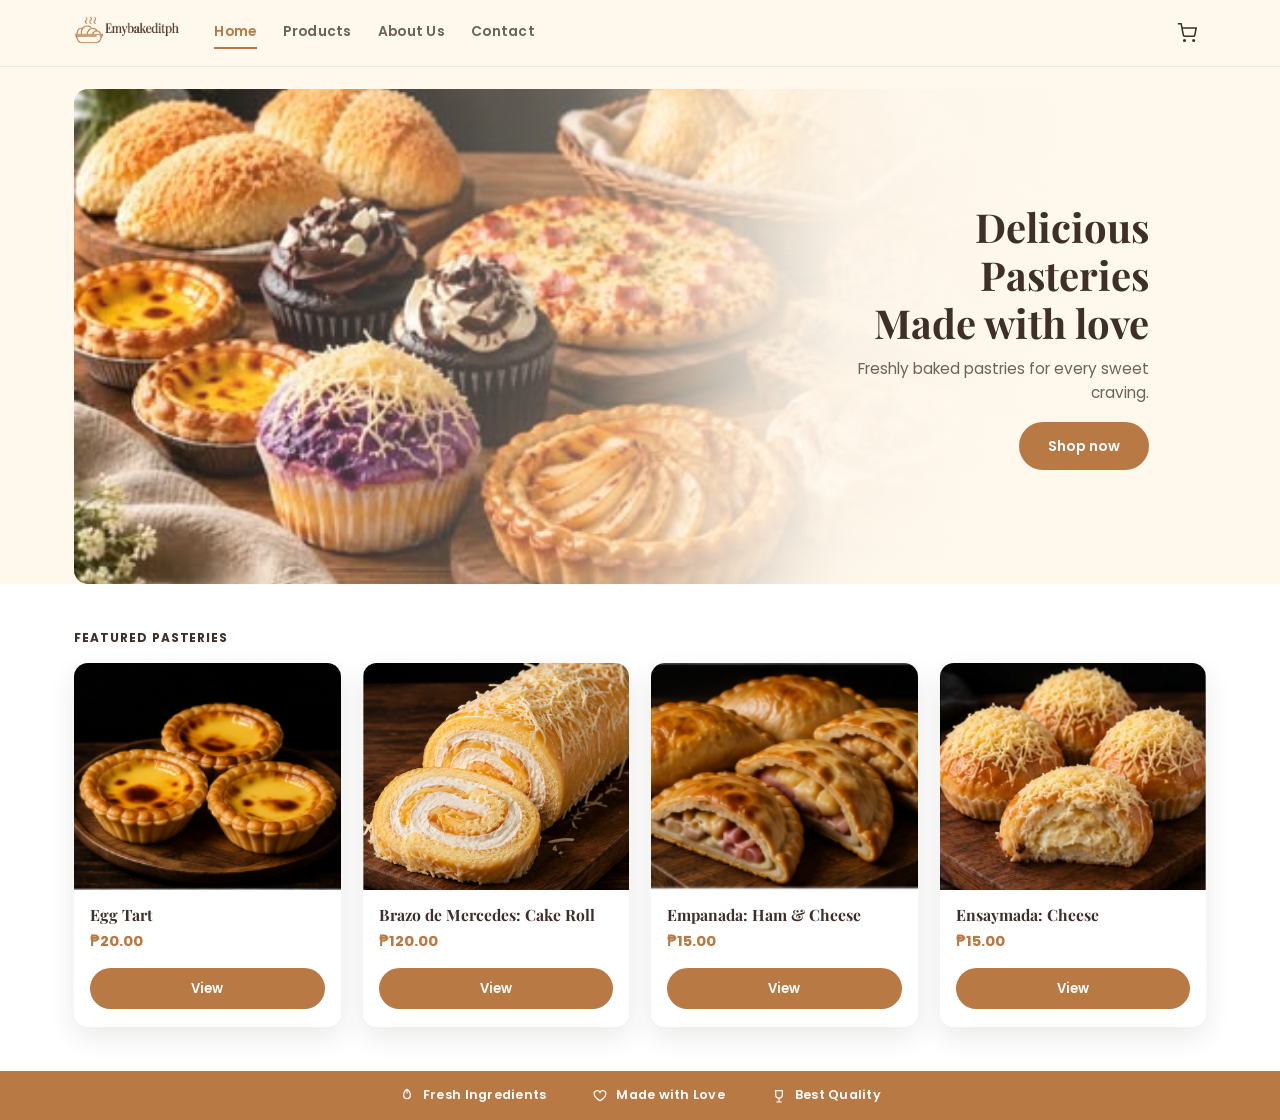
<file: index.html>
<!DOCTYPE html>
<html lang="en">
<head>
<meta charset="UTF-8">
<meta name="viewport" content="width=device-width, initial-scale=1.0">
<title>Emybakeditph — Home</title>
<meta name="description" content="Freshly baked pastries made with love. Order tarts, ensaymada, empanada, cupcakes and more from Delicious Pasteries.">
<link rel="preconnect" href="https://fonts.googleapis.com">
<link href="https://fonts.googleapis.com/css2?family=Playfair+Display:wght@600;700&family=Poppins:wght@400;500;600;700&display=swap" rel="stylesheet">
<link rel="stylesheet" href="css/style.css">
</head>
<body>

<header class="site-header">
  <div class="container">
    <a href="index.html" class="logo"><img src="images/logo.png" alt="Emybakeditph"></a>
    <nav class="nav-links" id="navLinks">
      <a href="index.html" class="active">Home</a>
      <a href="products.html">Products</a>
      <a href="about.html">About Us</a>
      <a href="contact.html">Contact</a>
    </nav>
    <div class="header-actions">
      <a href="cart.html" class="cart-link" aria-label="View cart">
        <svg viewBox="0 0 24 24" fill="none" stroke="currentColor" stroke-width="1.8"><circle cx="9" cy="21" r="1"/><circle cx="20" cy="21" r="1"/><path d="M1 1h4l2.6 13.4a2 2 0 0 0 2 1.6h9.8a2 2 0 0 0 2-1.6L23 6H6"/></svg>
        <span class="cart-badge" data-cart-count>0</span>
      </a>
      <button class="nav-toggle" aria-label="Toggle menu" aria-expanded="false">
        <span></span><span></span><span></span>
      </button>
    </div>
  </div>
</header>

<main>

  <div class="container">
    <div class="hero">
      <img src="images/hero-bg.png" alt="A spread of freshly baked pastries">
      <div class="hero-copy">
        <h1>Delicious Pasteries<br>Made with love</h1>
        <p>Freshly baked pastries for every sweet craving.</p>
        <a href="products.html" class="btn btn-primary">Shop now</a>
      </div>
    </div>
  </div>

  <section class="section featured">
    <div class="container">
      <p class="section-label">Featured Pasteries</p>
      <div class="product-grid" id="featuredGrid"></div>
    </div>
  </section>

</main>

<footer class="value-strip">
  <div class="container">
    <span class="value-item">
      <svg viewBox="0 0 24 24" fill="none" stroke="currentColor" stroke-width="1.8"><path d="M12 2v6M12 2c-3 2-5 5-5 9a5 5 0 0 0 10 0c0-4-2-7-5-9Z"/></svg>
      Fresh Ingredients
    </span>
    <span class="value-item">
      <svg viewBox="0 0 24 24" fill="none" stroke="currentColor" stroke-width="1.8"><path d="M20.8 8.6c0 5.4-8.8 10.4-8.8 10.4S3.2 14 3.2 8.6a4.6 4.6 0 0 1 8.8-1.9 4.6 4.6 0 0 1 8.8 1.9Z"/></svg>
      Made with Love
    </span>
    <span class="value-item">
      <svg viewBox="0 0 24 24" fill="none" stroke="currentColor" stroke-width="1.8"><path d="M12 15a5 5 0 0 0 5-5V4H7v6a5 5 0 0 0 5 5Z"/><path d="M8 21h8M12 15v6"/></svg>
      Best Quality
    </span>
  </div>
</footer>

<script src="js/products-data.js"></script>
<script src="js/cart.js"></script>
<script src="js/main.js"></script>
<script>
  const featuredIds = ["egg-tart", "brazo-cakeroll", "empanada-hamcheese", "ensaymada-cheese"];
  const grid = document.getElementById("featuredGrid");
  grid.innerHTML = featuredIds
    .map(findProductById)
    .filter(Boolean)
    .map((p) => `
      <article class="product-card">
        <div class="product-card__figure">
          <img src="${p.image}" alt="${p.name}" loading="lazy">
        </div>
        <div class="product-card__body">
          <h3>${p.name}</h3>
          <span class="product-card__price">${formatPeso(p.price)}</span>
          <a href="product-detail.html?id=${p.id}" class="btn btn-primary">View</a>
        </div>
      </article>
    `)
    .join("");
</script>
</body>
</html>
</file>
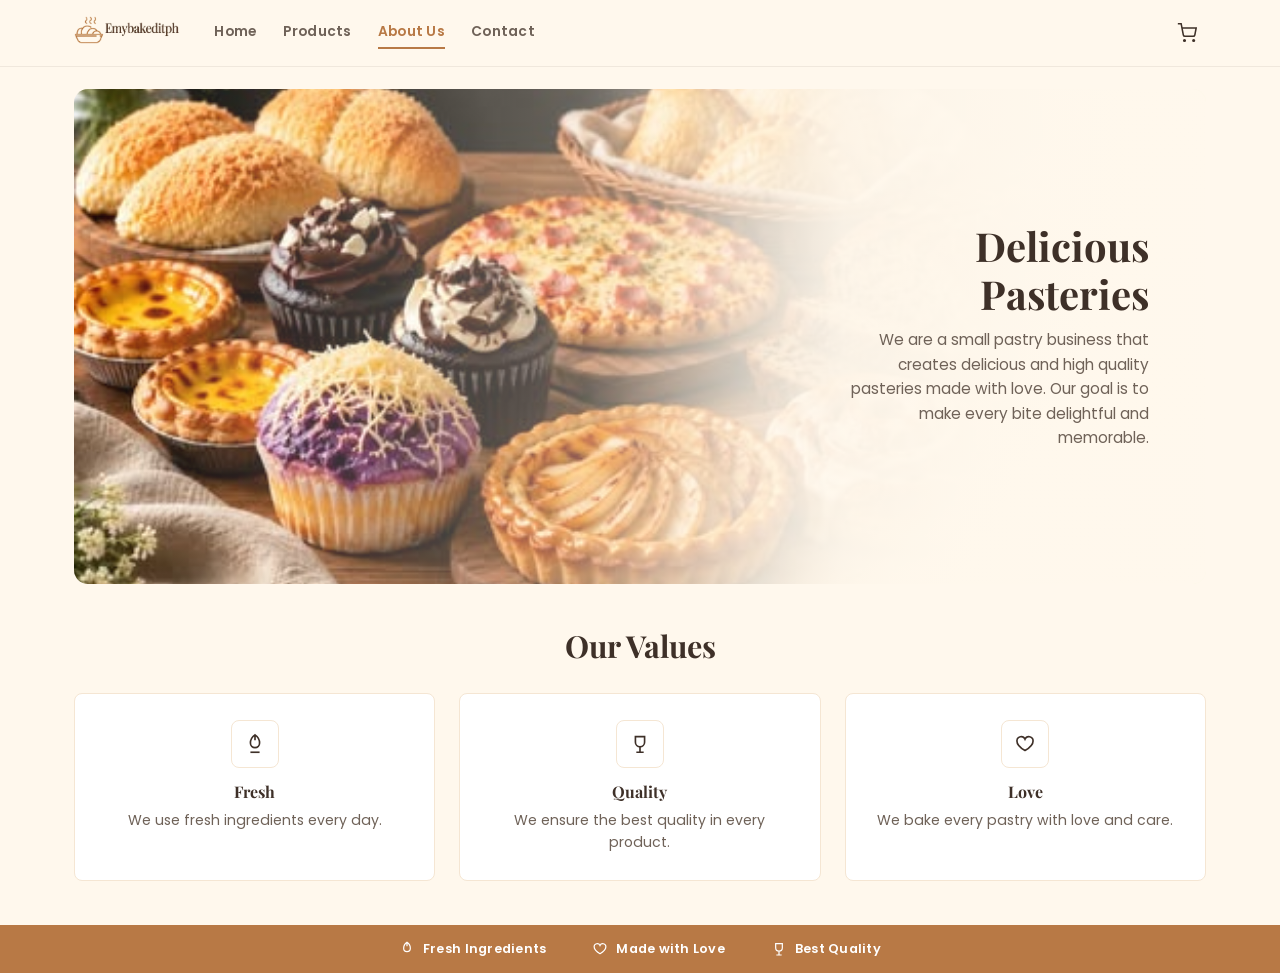
<file: about.html>
<!DOCTYPE html>
<html lang="en">
<head>
<meta charset="UTF-8">
<meta name="viewport" content="width=device-width, initial-scale=1.0">
<title>About Us — Emybakeditph</title>
<link rel="preconnect" href="https://fonts.googleapis.com">
<link href="https://fonts.googleapis.com/css2?family=Playfair+Display:wght@600;700&family=Poppins:wght@400;500;600;700&display=swap" rel="stylesheet">
<link rel="stylesheet" href="css/style.css">
</head>
<body>

<header class="site-header">
  <div class="container">
    <a href="index.html" class="logo"><img src="images/logo.png" alt="Emybakeditph"></a>
    <nav class="nav-links" id="navLinks">
      <a href="index.html">Home</a>
      <a href="products.html">Products</a>
      <a href="about.html" class="active">About Us</a>
      <a href="contact.html">Contact</a>
    </nav>
    <div class="header-actions">
      <a href="cart.html" class="cart-link" aria-label="View cart">
        <svg viewBox="0 0 24 24" fill="none" stroke="currentColor" stroke-width="1.8"><circle cx="9" cy="21" r="1"/><circle cx="20" cy="21" r="1"/><path d="M1 1h4l2.6 13.4a2 2 0 0 0 2 1.6h9.8a2 2 0 0 0 2-1.6L23 6H6"/></svg>
        <span class="cart-badge" data-cart-count>0</span>
      </a>
      <button class="nav-toggle" aria-label="Toggle menu" aria-expanded="false">
        <span></span><span></span><span></span>
      </button>
    </div>
  </div>
</header>

<main>
  <div class="container">
    <div class="hero">
      <img src="images/hero-bg.png" alt="A spread of freshly baked pastries">
      <div class="hero-copy">
        <h1>Delicious Pasteries</h1>
        <p>We are a small pastry business that creates delicious and high quality pasteries made with love. Our goal is to make every bite delightful and memorable.</p>
      </div>
    </div>
  </div>

  <section class="section">
    <div class="container">
      <div class="section-head">
        <h2>Our Values</h2>
      </div>
      <div class="values-grid">
        <div class="value-card">
          <div class="value-icon">
            <svg viewBox="0 0 24 24" fill="none" stroke="currentColor" stroke-width="1.8"><path d="M12 2v6M12 2c-3 2-5 5-5 9a5 5 0 0 0 10 0c0-4-2-7-5-9Z"/><path d="M7 21h10"/></svg>
          </div>
          <h3>Fresh</h3>
          <p>We use fresh ingredients every day.</p>
        </div>
        <div class="value-card">
          <div class="value-icon">
            <svg viewBox="0 0 24 24" fill="none" stroke="currentColor" stroke-width="1.8"><path d="M12 15a5 5 0 0 0 5-5V4H7v6a5 5 0 0 0 5 5Z"/><path d="M8 21h8M12 15v6"/></svg>
          </div>
          <h3>Quality</h3>
          <p>We ensure the best quality in every product.</p>
        </div>
        <div class="value-card">
          <div class="value-icon">
            <svg viewBox="0 0 24 24" fill="none" stroke="currentColor" stroke-width="1.8"><path d="M20.8 8.6c0 5.4-8.8 10.4-8.8 10.4S3.2 14 3.2 8.6a4.6 4.6 0 0 1 8.8-1.9 4.6 4.6 0 0 1 8.8 1.9Z"/></svg>
          </div>
          <h3>Love</h3>
          <p>We bake every pastry with love and care.</p>
        </div>
      </div>
    </div>
  </section>
</main>

<footer class="value-strip">
  <div class="container">
    <span class="value-item">
      <svg viewBox="0 0 24 24" fill="none" stroke="currentColor" stroke-width="1.8"><path d="M12 2v6M12 2c-3 2-5 5-5 9a5 5 0 0 0 10 0c0-4-2-7-5-9Z"/></svg>
      Fresh Ingredients
    </span>
    <span class="value-item">
      <svg viewBox="0 0 24 24" fill="none" stroke="currentColor" stroke-width="1.8"><path d="M20.8 8.6c0 5.4-8.8 10.4-8.8 10.4S3.2 14 3.2 8.6a4.6 4.6 0 0 1 8.8-1.9 4.6 4.6 0 0 1 8.8 1.9Z"/></svg>
      Made with Love
    </span>
    <span class="value-item">
      <svg viewBox="0 0 24 24" fill="none" stroke="currentColor" stroke-width="1.8"><path d="M12 15a5 5 0 0 0 5-5V4H7v6a5 5 0 0 0 5 5Z"/><path d="M8 21h8M12 15v6"/></svg>
      Best Quality
    </span>
  </div>
</footer>

<script src="js/products-data.js"></script>
<script src="js/cart.js"></script>
<script src="js/main.js"></script>
</body>
</html>
</file>
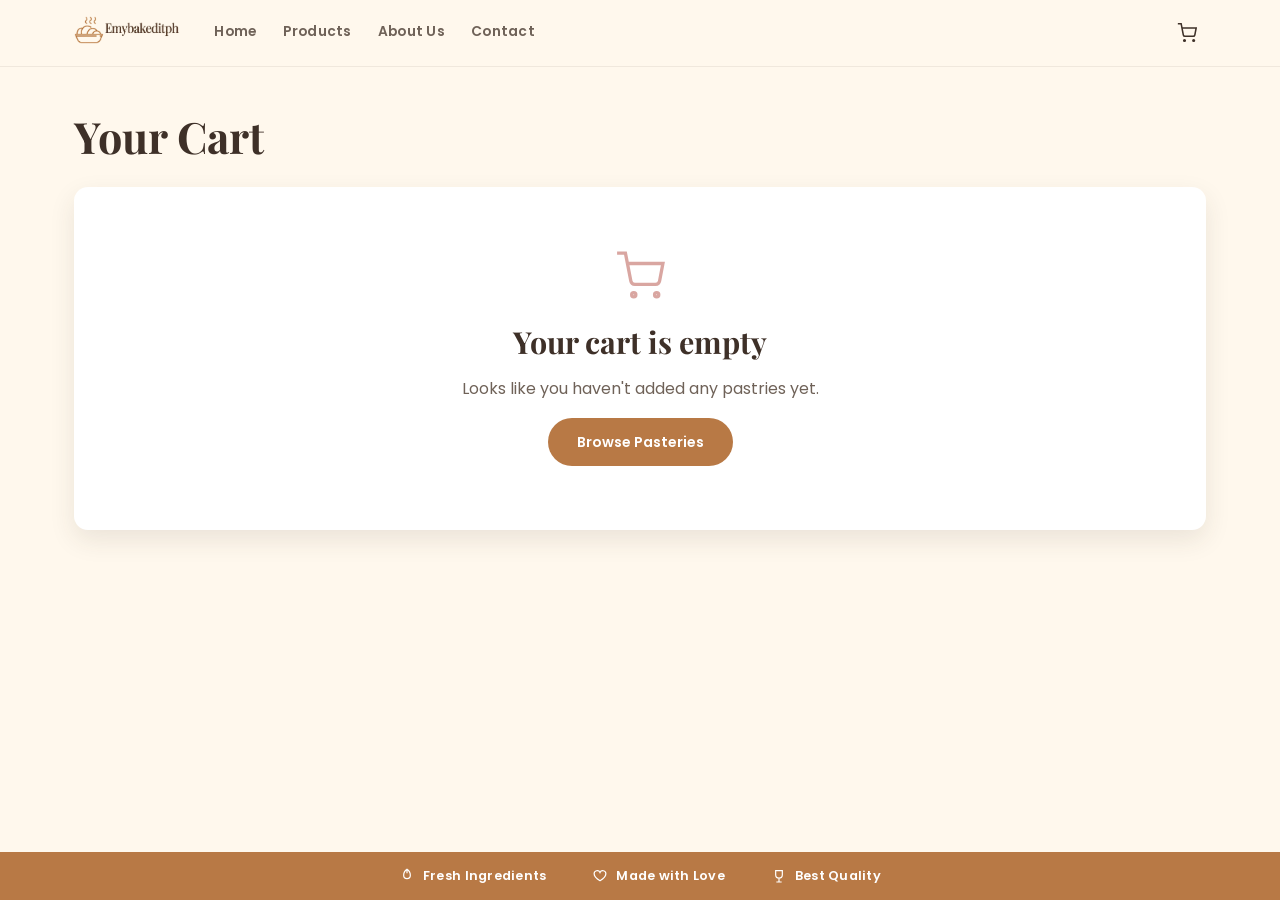
<file: cart.html>
<!DOCTYPE html>
<html lang="en">
<head>
<meta charset="UTF-8">
<meta name="viewport" content="width=device-width, initial-scale=1.0">
<title>Your Cart — Emybakeditph</title>
<link rel="preconnect" href="https://fonts.googleapis.com">
<link href="https://fonts.googleapis.com/css2?family=Playfair+Display:wght@600;700&family=Poppins:wght@400;500;600;700&display=swap" rel="stylesheet">
<link rel="stylesheet" href="css/style.css">
</head>
<body>

<header class="site-header">
  <div class="container">
    <a href="index.html" class="logo"><img src="images/logo.png" alt="Emybakeditph"></a>
    <nav class="nav-links" id="navLinks">
      <a href="index.html">Home</a>
      <a href="products.html">Products</a>
      <a href="about.html">About Us</a>
      <a href="contact.html">Contact</a>
    </nav>
    <div class="header-actions">
      <a href="cart.html" class="cart-link" aria-label="View cart">
        <svg viewBox="0 0 24 24" fill="none" stroke="currentColor" stroke-width="1.8"><circle cx="9" cy="21" r="1"/><circle cx="20" cy="21" r="1"/><path d="M1 1h4l2.6 13.4a2 2 0 0 0 2 1.6h9.8a2 2 0 0 0 2-1.6L23 6H6"/></svg>
        <span class="cart-badge" data-cart-count>0</span>
      </a>
      <button class="nav-toggle" aria-label="Toggle menu" aria-expanded="false">
        <span></span><span></span><span></span>
      </button>
    </div>
  </div>
</header>

<main>
  <section class="section">
    <div class="container">
      <h1 style="margin-bottom:24px;">Your Cart</h1>

      <div id="cartWithItems" hidden>
        <table class="cart-table">
          <thead>
            <tr>
              <th>Product</th>
              <th>Price</th>
              <th>Qty</th>
              <th>Subtotal</th>
              <th></th>
            </tr>
          </thead>
          <tbody id="cartTableBody"></tbody>
        </table>

        <div class="cart-bottom-row">
          <a href="products.html" class="link-arrow">
            <svg viewBox="0 0 24 24" fill="none" stroke="currentColor" stroke-width="2"><path d="m15 18-6-6 6-6"/></svg>
            Continue Shopping
          </a>

          <aside class="summary-box">
            <div class="summary-row"><span>Subtotal</span><span id="sumSubtotal">₱0.00</span></div>
            <div class="summary-row"><span>Shipping Fee</span><span id="sumShipping">₱0.00</span></div>
            <div class="summary-row total"><span>Total</span><span id="sumTotal">₱0.00</span></div>
            <a href="checkout.html" class="btn btn-primary btn-block">Proceed to Checkout</a>
          </aside>
        </div>
      </div>

      <div id="cartEmpty" class="cart-empty" hidden>
        <svg viewBox="0 0 24 24" fill="none" stroke="currentColor" stroke-width="1.6"><circle cx="9" cy="21" r="1"/><circle cx="20" cy="21" r="1"/><path d="M1 1h4l2.6 13.4a2 2 0 0 0 2 1.6h9.8a2 2 0 0 0 2-1.6L23 6H6"/></svg>
        <h2>Your cart is empty</h2>
        <p>Looks like you haven't added any pastries yet.</p>
        <a href="products.html" class="btn btn-primary">Browse Pasteries</a>
      </div>
    </div>
  </section>
</main>

<footer class="value-strip">
  <div class="container">
    <span class="value-item">
      <svg viewBox="0 0 24 24" fill="none" stroke="currentColor" stroke-width="1.8"><path d="M12 2v6M12 2c-3 2-5 5-5 9a5 5 0 0 0 10 0c0-4-2-7-5-9Z"/></svg>
      Fresh Ingredients
    </span>
    <span class="value-item">
      <svg viewBox="0 0 24 24" fill="none" stroke="currentColor" stroke-width="1.8"><path d="M20.8 8.6c0 5.4-8.8 10.4-8.8 10.4S3.2 14 3.2 8.6a4.6 4.6 0 0 1 8.8-1.9 4.6 4.6 0 0 1 8.8 1.9Z"/></svg>
      Made with Love
    </span>
    <span class="value-item">
      <svg viewBox="0 0 24 24" fill="none" stroke="currentColor" stroke-width="1.8"><path d="M12 15a5 5 0 0 0 5-5V4H7v6a5 5 0 0 0 5 5Z"/><path d="M8 21h8M12 15v6"/></svg>
      Best Quality
    </span>
  </div>
</footer>

<script src="js/products-data.js"></script>
<script src="js/cart.js"></script>
<script src="js/main.js"></script>
<script src="js/cart-page.js"></script>
</body>
</html>
</file>
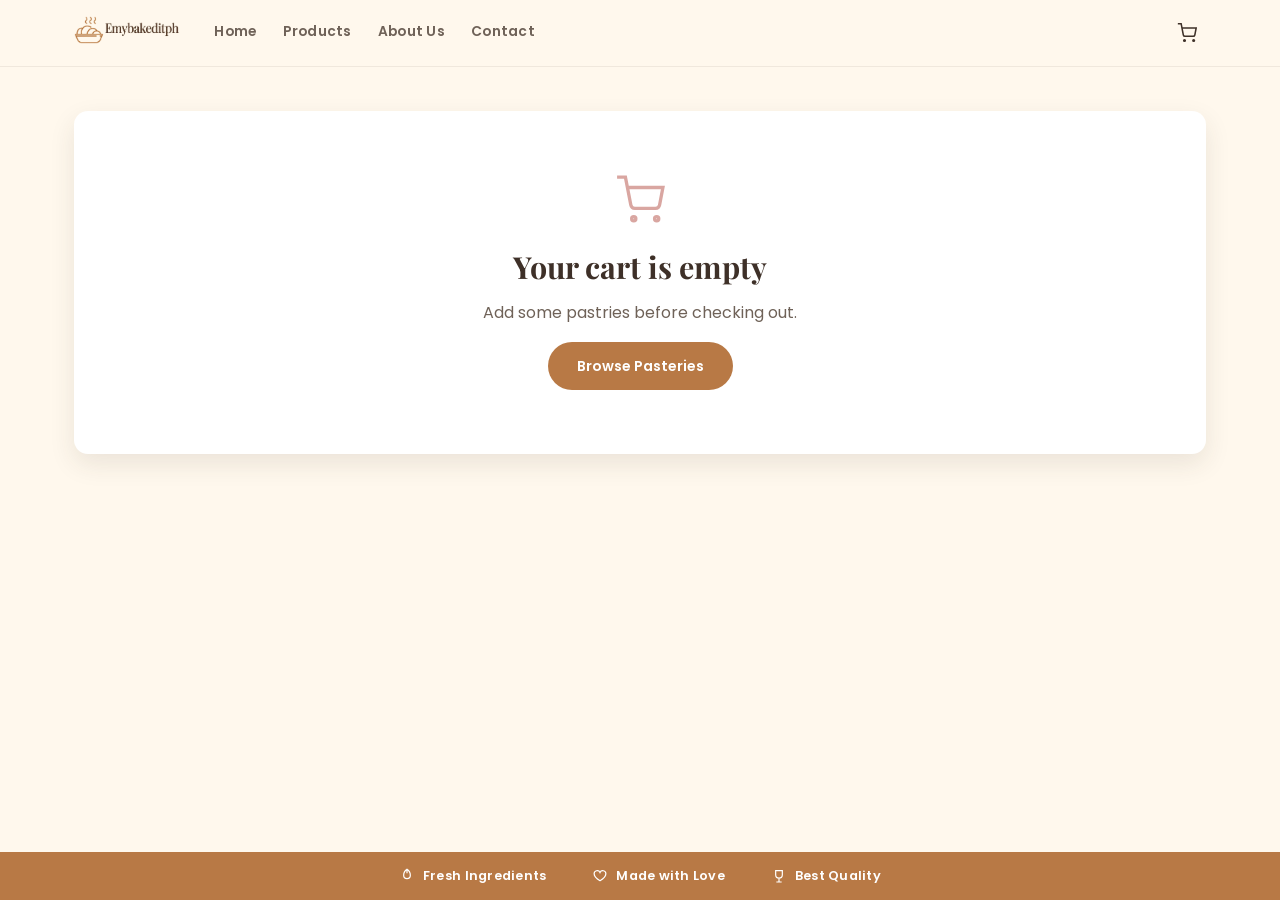
<file: checkout.html>
<!DOCTYPE html>
<html lang="en">
<head>
<meta charset="UTF-8">
<meta name="viewport" content="width=device-width, initial-scale=1.0">
<title>Checkout — Emybakeditph</title>
<link rel="preconnect" href="https://fonts.googleapis.com">
<link href="https://fonts.googleapis.com/css2?family=Playfair+Display:wght@600;700&family=Poppins:wght@400;500;600;700&display=swap" rel="stylesheet">
<link rel="stylesheet" href="css/style.css">
</head>
<body>

<header class="site-header">
  <div class="container">
    <a href="index.html" class="logo"><img src="images/logo.png" alt="Emybakeditph"></a>
    <nav class="nav-links" id="navLinks">
      <a href="index.html">Home</a>
      <a href="products.html">Products</a>
      <a href="about.html">About Us</a>
      <a href="contact.html">Contact</a>
    </nav>
    <div class="header-actions">
      <a href="cart.html" class="cart-link" aria-label="View cart">
        <svg viewBox="0 0 24 24" fill="none" stroke="currentColor" stroke-width="1.8"><circle cx="9" cy="21" r="1"/><circle cx="20" cy="21" r="1"/><path d="M1 1h4l2.6 13.4a2 2 0 0 0 2 1.6h9.8a2 2 0 0 0 2-1.6L23 6H6"/></svg>
        <span class="cart-badge" data-cart-count>0</span>
      </a>
      <button class="nav-toggle" aria-label="Toggle menu" aria-expanded="false">
        <span></span><span></span><span></span>
      </button>
    </div>
  </div>
</header>

<main>
  <section class="section">
    <div class="container">

      <div id="checkoutWithItems" hidden>
        <div class="checkout-summary-card">
          <h3>Order Summary</h3>
          <div class="summary-line-items" id="summaryLineItems"></div>
          <div class="summary-row"><span>Subtotal</span><span id="coSubtotal">₱0.00</span></div>
          <div class="summary-row"><span>Shipping Fee</span><span id="coShipping">₱0.00</span></div>
          <div class="summary-row total"><span>Total</span><span id="coTotal">₱0.00</span></div>
          <form id="checkoutForm">
            <button type="submit" class="btn btn-primary btn-block" id="placeOrderBtn">Place Order</button>
          </form>
        </div>
      </div>

      <div id="orderConfirm" class="order-confirm" hidden>
        <div class="check-icon">
          <svg viewBox="0 0 24 24" fill="none" stroke="currentColor" stroke-width="2"><path d="M20 6 9 17l-5-5"/></svg>
        </div>
        <h2>Thank you for your order!</h2>
        <p>Your order <span class="order-id" id="orderIdDisplay"></span> has been placed. We'll bake it fresh and get it to you soon.</p>
        <a href="products.html" class="btn btn-primary">Continue Shopping</a>
      </div>

      <div id="checkoutEmpty" class="cart-empty" hidden>
        <svg viewBox="0 0 24 24" fill="none" stroke="currentColor" stroke-width="1.6"><circle cx="9" cy="21" r="1"/><circle cx="20" cy="21" r="1"/><path d="M1 1h4l2.6 13.4a2 2 0 0 0 2 1.6h9.8a2 2 0 0 0 2-1.6L23 6H6"/></svg>
        <h2>Your cart is empty</h2>
        <p>Add some pastries before checking out.</p>
        <a href="products.html" class="btn btn-primary">Browse Pasteries</a>
      </div>
    </div>
  </section>
</main>

<footer class="value-strip">
  <div class="container">
    <span class="value-item">
      <svg viewBox="0 0 24 24" fill="none" stroke="currentColor" stroke-width="1.8"><path d="M12 2v6M12 2c-3 2-5 5-5 9a5 5 0 0 0 10 0c0-4-2-7-5-9Z"/></svg>
      Fresh Ingredients
    </span>
    <span class="value-item">
      <svg viewBox="0 0 24 24" fill="none" stroke="currentColor" stroke-width="1.8"><path d="M20.8 8.6c0 5.4-8.8 10.4-8.8 10.4S3.2 14 3.2 8.6a4.6 4.6 0 0 1 8.8-1.9 4.6 4.6 0 0 1 8.8 1.9Z"/></svg>
      Made with Love
    </span>
    <span class="value-item">
      <svg viewBox="0 0 24 24" fill="none" stroke="currentColor" stroke-width="1.8"><path d="M12 15a5 5 0 0 0 5-5V4H7v6a5 5 0 0 0 5 5Z"/><path d="M8 21h8M12 15v6"/></svg>
      Best Quality
    </span>
  </div>
</footer>

<script src="js/products-data.js"></script>
<script src="js/cart.js"></script>
<script src="js/main.js"></script>
<script src="js/checkout.js"></script>
</body>
</html>
</file>
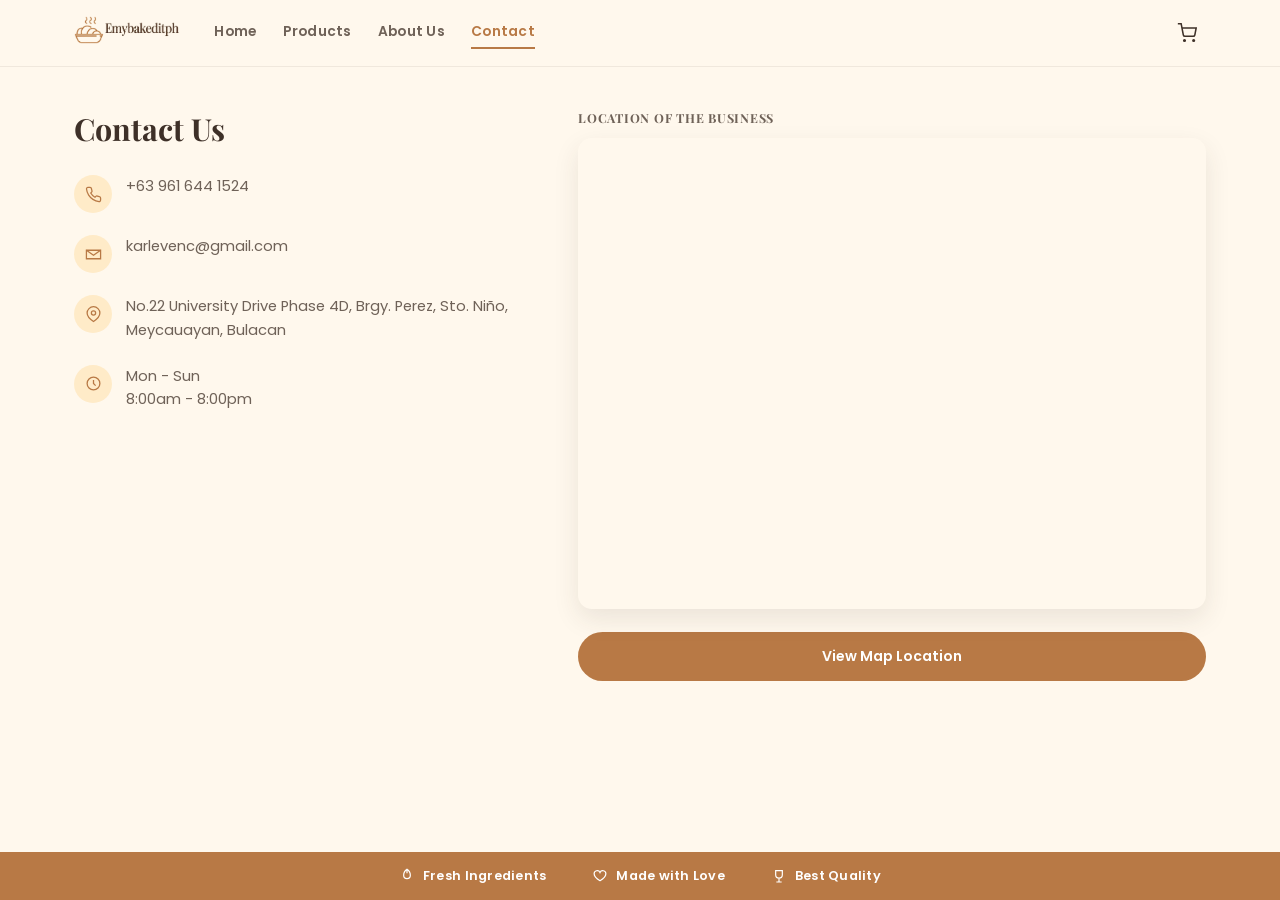
<file: contact.html>
<!DOCTYPE html>
<html lang="en">
<head>
<meta charset="UTF-8">
<meta name="viewport" content="width=device-width, initial-scale=1.0">
<title>Contact Us — Emybakeditph</title>
<link rel="preconnect" href="https://fonts.googleapis.com">
<link href="https://fonts.googleapis.com/css2?family=Playfair+Display:wght@600;700&family=Poppins:wght@400;500;600;700&display=swap" rel="stylesheet">
<link rel="stylesheet" href="css/style.css">
</head>
<body>

<header class="site-header">
  <div class="container">
    <a href="index.html" class="logo"><img src="images/logo.png" alt="Emybakeditph"></a>
    <nav class="nav-links" id="navLinks">
      <a href="index.html">Home</a>
      <a href="products.html">Products</a>
      <a href="about.html">About Us</a>
      <a href="contact.html" class="active">Contact</a>
    </nav>
    <div class="header-actions">
      <a href="cart.html" class="cart-link" aria-label="View cart">
        <svg viewBox="0 0 24 24" fill="none" stroke="currentColor" stroke-width="1.8"><circle cx="9" cy="21" r="1"/><circle cx="20" cy="21" r="1"/><path d="M1 1h4l2.6 13.4a2 2 0 0 0 2 1.6h9.8a2 2 0 0 0 2-1.6L23 6H6"/></svg>
        <span class="cart-badge" data-cart-count>0</span>
      </a>
      <button class="nav-toggle" aria-label="Toggle menu" aria-expanded="false">
        <span></span><span></span><span></span>
      </button>
    </div>
  </div>
</header>

<main>
  <section class="section">
    <div class="container contact-layout">
      <div class="contact-info">
        <h2>Contact Us</h2>
        <div class="contact-info__item">
          <span class="contact-info__icon">
            <svg viewBox="0 0 24 24" fill="none" stroke="currentColor" stroke-width="1.8"><path d="M22 16.92v3a2 2 0 0 1-2.18 2 19.8 19.8 0 0 1-8.63-3.07 19.5 19.5 0 0 1-6-6 19.8 19.8 0 0 1-3.07-8.67A2 2 0 0 1 4.11 2h3a2 2 0 0 1 2 1.72c.13.95.36 1.88.68 2.78a2 2 0 0 1-.45 2.11L8.09 9.91a16 16 0 0 0 6 6l1.27-1.27a2 2 0 0 1 2.11-.45c.9.32 1.83.55 2.78.68A2 2 0 0 1 22 16.92Z"/></svg>
          </span>
          <p>+63 961 644 1524</p>
        </div>
        <div class="contact-info__item">
          <span class="contact-info__icon">
            <svg viewBox="0 0 24 24" fill="none" stroke="currentColor" stroke-width="1.8"><path d="M2 6h20v12H2z"/><path d="m2 6 10 7 10-7"/></svg>
          </span>
          <p>karlevenc@gmail.com</p>
        </div>
        <div class="contact-info__item">
          <span class="contact-info__icon">
            <svg viewBox="0 0 24 24" fill="none" stroke="currentColor" stroke-width="1.8"><path d="M21 10c0 6-9 12-9 12S3 16 3 10a9 9 0 0 1 18 0Z"/><circle cx="12" cy="10" r="3"/></svg>
          </span>
          <p>No.22 University Drive Phase 4D, Brgy. Perez, Sto. Niño, Meycauayan, Bulacan</p>
        </div>
        <div class="contact-info__item">
          <span class="contact-info__icon">
            <svg viewBox="0 0 24 24" fill="none" stroke="currentColor" stroke-width="1.8"><circle cx="12" cy="12" r="9"/><path d="M12 7v5l3 3"/></svg>
          </span>
          <p>Mon - Sun<br>8:00am - 8:00pm</p>
        </div>
      </div>

      <div class="map-block">
        <h4>Location of the Business</h4>
        <iframe
          class="map-embed"
          src="https://maps.google.com/maps?q=No.22%20University%20Drive%20Phase%204D%2C%20Brgy.%20Perez%2C%20Sto.%20Ni%C3%B1o%2C%20Meycauayan%2C%20Bulacan&t=&z=17&ie=UTF8&iwloc=B&output=embed"
          loading="lazy"
          referrerpolicy="no-referrer-when-downgrade"
          title="Map location of Emybakeditph at No.22 University Drive Phase 4D, Brgy. Perez, Sto. Niño, Meycauayan, Bulacan">
        </iframe>
        <a class="btn btn-primary" href="https://www.google.com/maps/search/?api=1&query=No.22%20University%20Drive%20Phase%204D%2C%20Brgy.%20Perez%2C%20Sto.%20Ni%C3%B1o%2C%20Meycauayan%2C%20Bulacan" target="_blank" rel="noopener">View Map Location</a>
      </div>
    </div>
  </section>
</main>

<footer class="value-strip">
  <div class="container">
    <span class="value-item">
      <svg viewBox="0 0 24 24" fill="none" stroke="currentColor" stroke-width="1.8"><path d="M12 2v6M12 2c-3 2-5 5-5 9a5 5 0 0 0 10 0c0-4-2-7-5-9Z"/></svg>
      Fresh Ingredients
    </span>
    <span class="value-item">
      <svg viewBox="0 0 24 24" fill="none" stroke="currentColor" stroke-width="1.8"><path d="M20.8 8.6c0 5.4-8.8 10.4-8.8 10.4S3.2 14 3.2 8.6a4.6 4.6 0 0 1 8.8-1.9 4.6 4.6 0 0 1 8.8 1.9Z"/></svg>
      Made with Love
    </span>
    <span class="value-item">
      <svg viewBox="0 0 24 24" fill="none" stroke="currentColor" stroke-width="1.8"><path d="M12 15a5 5 0 0 0 5-5V4H7v6a5 5 0 0 0 5 5Z"/><path d="M8 21h8M12 15v6"/></svg>
      Best Quality
    </span>
  </div>
</footer>

<script src="js/products-data.js"></script>
<script src="js/cart.js"></script>
<script src="js/main.js"></script>
</body>
</html>
</file>
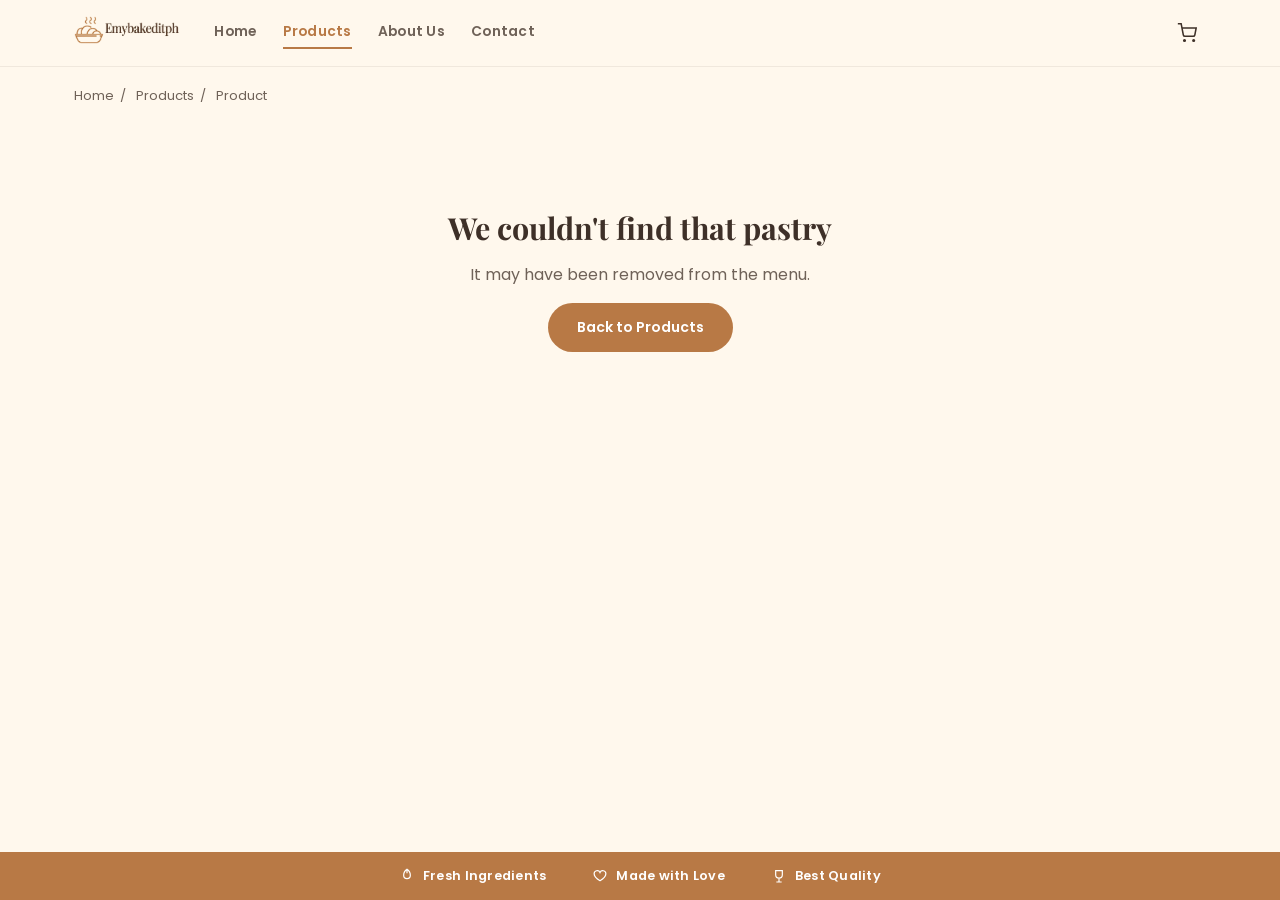
<file: product-detail.html>
<!DOCTYPE html>
<html lang="en">
<head>
<meta charset="UTF-8">
<meta name="viewport" content="width=device-width, initial-scale=1.0">
<title id="pageTitle">Product — Emybakeditph</title>
<link rel="preconnect" href="https://fonts.googleapis.com">
<link href="https://fonts.googleapis.com/css2?family=Playfair+Display:wght@600;700&family=Poppins:wght@400;500;600;700&display=swap" rel="stylesheet">
<link rel="stylesheet" href="css/style.css">
</head>
<body>

<header class="site-header">
  <div class="container">
    <a href="index.html" class="logo"><img src="images/logo.png" alt="Emybakeditph"></a>
    <nav class="nav-links" id="navLinks">
      <a href="index.html">Home</a>
      <a href="products.html" class="active">Products</a>
      <a href="about.html">About Us</a>
      <a href="contact.html">Contact</a>
    </nav>
    <div class="header-actions">
      <a href="cart.html" class="cart-link" aria-label="View cart">
        <svg viewBox="0 0 24 24" fill="none" stroke="currentColor" stroke-width="1.8"><circle cx="9" cy="21" r="1"/><circle cx="20" cy="21" r="1"/><path d="M1 1h4l2.6 13.4a2 2 0 0 0 2 1.6h9.8a2 2 0 0 0 2-1.6L23 6H6"/></svg>
        <span class="cart-badge" data-cart-count>0</span>
      </a>
      <button class="nav-toggle" aria-label="Toggle menu" aria-expanded="false">
        <span></span><span></span><span></span>
      </button>
    </div>
  </div>
</header>

<div class="breadcrumb">
  <div class="container">
    <a href="index.html">Home</a><span class="sep">/</span>
    <a href="products.html">Products</a><span class="sep">/</span>
    <span id="breadcrumbName">Product</span>
  </div>
</div>

<main>
  <section class="section" id="productSection">
    <div class="container pd-layout">
      <div class="pd-figure">
        <img id="pdImage" src="" alt="">
      </div>
      <div>
        <h1 class="pd-name" id="pdName"></h1>
        <div class="pd-price" id="pdPrice"></div>
        <p class="pd-desc" id="pdDesc"></p>

        <div class="pd-qty-row">
          <span class="pd-meta-label">Quantity</span>
          <div class="qty-control">
            <button type="button" id="qtyMinus" aria-label="Decrease quantity">−</button>
            <input type="number" id="qtyInput" value="1" min="1" inputmode="numeric">
            <button type="button" id="qtyPlus" aria-label="Increase quantity">+</button>
          </div>
        </div>

        <div class="pd-buttons">
          <button type="button" class="btn btn-primary btn-block" id="addToCartBtn">Add to Cart</button>
          <a href="products.html" class="link-arrow">
            <svg viewBox="0 0 24 24" fill="none" stroke="currentColor" stroke-width="2"><path d="m15 18-6-6 6-6"/></svg>
            Continue Shopping
          </a>
        </div>
      </div>
    </div>
  </section>
</main>

<footer class="value-strip">
  <div class="container">
    <span class="value-item">
      <svg viewBox="0 0 24 24" fill="none" stroke="currentColor" stroke-width="1.8"><path d="M12 2v6M12 2c-3 2-5 5-5 9a5 5 0 0 0 10 0c0-4-2-7-5-9Z"/></svg>
      Fresh Ingredients
    </span>
    <span class="value-item">
      <svg viewBox="0 0 24 24" fill="none" stroke="currentColor" stroke-width="1.8"><path d="M20.8 8.6c0 5.4-8.8 10.4-8.8 10.4S3.2 14 3.2 8.6a4.6 4.6 0 0 1 8.8-1.9 4.6 4.6 0 0 1 8.8 1.9Z"/></svg>
      Made with Love
    </span>
    <span class="value-item">
      <svg viewBox="0 0 24 24" fill="none" stroke="currentColor" stroke-width="1.8"><path d="M12 15a5 5 0 0 0 5-5V4H7v6a5 5 0 0 0 5 5Z"/><path d="M8 21h8M12 15v6"/></svg>
      Best Quality
    </span>
  </div>
</footer>

<script src="js/products-data.js"></script>
<script src="js/cart.js"></script>
<script src="js/main.js"></script>
<script src="js/product-detail.js"></script>
</body>
</html>
</file>
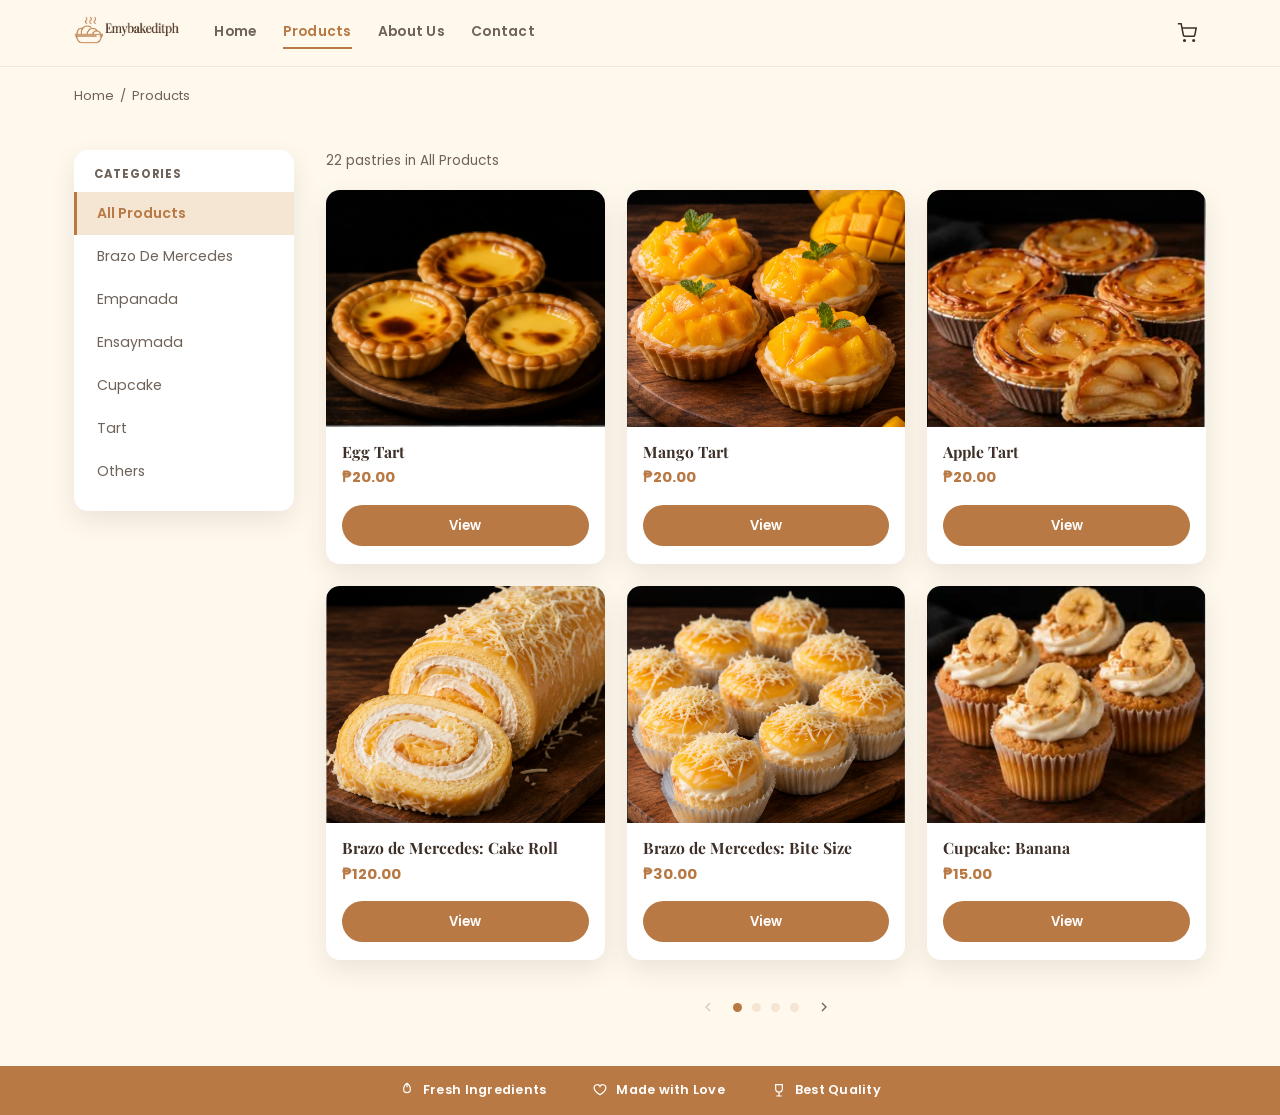
<file: products.html>
<!DOCTYPE html>
<html lang="en">
<head>
<meta charset="UTF-8">
<meta name="viewport" content="width=device-width, initial-scale=1.0">
<title>Products — Emybakeditph</title>
<link rel="preconnect" href="https://fonts.googleapis.com">
<link href="https://fonts.googleapis.com/css2?family=Playfair+Display:wght@600;700&family=Poppins:wght@400;500;600;700&display=swap" rel="stylesheet">
<link rel="stylesheet" href="css/style.css">
</head>
<body>

<header class="site-header">
  <div class="container">
    <a href="index.html" class="logo"><img src="images/logo.png" alt="Emybakeditph"></a>
    <nav class="nav-links" id="navLinks">
      <a href="index.html">Home</a>
      <a href="products.html" class="active">Products</a>
      <a href="about.html">About Us</a>
      <a href="contact.html">Contact</a>
    </nav>
    <div class="header-actions">
      <a href="cart.html" class="cart-link" aria-label="View cart">
        <svg viewBox="0 0 24 24" fill="none" stroke="currentColor" stroke-width="1.8"><circle cx="9" cy="21" r="1"/><circle cx="20" cy="21" r="1"/><path d="M1 1h4l2.6 13.4a2 2 0 0 0 2 1.6h9.8a2 2 0 0 0 2-1.6L23 6H6"/></svg>
        <span class="cart-badge" data-cart-count>0</span>
      </a>
      <button class="nav-toggle" aria-label="Toggle menu" aria-expanded="false">
        <span></span><span></span><span></span>
      </button>
    </div>
  </div>
</header>

<div class="breadcrumb">
  <div class="container"><a href="index.html">Home</a><span class="sep">/</span>Products</div>
</div>

<main>
  <section class="section">
    <div class="container products-layout">
      <aside class="category-sidebar">
        <h4>Categories</h4>
        <div id="categoryList"></div>
      </aside>

      <div>
        <p class="results-meta" id="resultsMeta"></p>
        <div class="product-grid cols-3" id="productGrid"></div>
        <p class="empty-state" id="emptyState" hidden>No pastries found in this category yet.</p>
        <div class="pagination" id="pagination"></div>
      </div>
    </div>
  </section>
</main>

<footer class="value-strip">
  <div class="container">
    <span class="value-item">
      <svg viewBox="0 0 24 24" fill="none" stroke="currentColor" stroke-width="1.8"><path d="M12 2v6M12 2c-3 2-5 5-5 9a5 5 0 0 0 10 0c0-4-2-7-5-9Z"/></svg>
      Fresh Ingredients
    </span>
    <span class="value-item">
      <svg viewBox="0 0 24 24" fill="none" stroke="currentColor" stroke-width="1.8"><path d="M20.8 8.6c0 5.4-8.8 10.4-8.8 10.4S3.2 14 3.2 8.6a4.6 4.6 0 0 1 8.8-1.9 4.6 4.6 0 0 1 8.8 1.9Z"/></svg>
      Made with Love
    </span>
    <span class="value-item">
      <svg viewBox="0 0 24 24" fill="none" stroke="currentColor" stroke-width="1.8"><path d="M12 15a5 5 0 0 0 5-5V4H7v6a5 5 0 0 0 5 5Z"/><path d="M8 21h8M12 15v6"/></svg>
      Best Quality
    </span>
  </div>
</footer>

<script src="js/products-data.js"></script>
<script src="js/cart.js"></script>
<script src="js/main.js"></script>
<script src="js/products.js"></script>
</body>
</html>
</file>
<file: css/style.css>
/* ==========================================================================
   DELICIOUS PASTERIES — STYLESHEET
   Matches the project wireframe: simple header (logo + nav + cart icon),
   image-overlay hero, left category sidebar with paginated grid on the
   products pages, and a slim caramel trust-bar in place of a footer.
   ========================================================================== */

/* ---------- Design tokens ---------- */
:root {
  /* Color Scheme: System */
  --color-bg-main: #FFF8ED;        /* Warm Cream */
  --color-bg-secondary: #F5E6D3;   /* Soft Beige / Hero background */
  --color-primary: #B87945;        /* Caramel */
  --color-text-dark: #3E3028;      /* Warm Brown */
  --color-text-soft: #6F6258;      /* Soft Brown */
  --color-accent: #D9A6A1;         /* Dusty Rose */
  --color-light-accent: #FFEBC8;   /* Vanilla */
  --color-white: #FFFFFF;

  /* Typography */
  --font-heading: "Playfair Display", Georgia, serif;
  --font-body: "Poppins", "Segoe UI", sans-serif;

  /* Layout */
  --max-width: 1180px;
  --radius-md: 14px;
  --radius-sm: 8px;
  --shadow-card: 0 10px 26px rgba(62, 48, 40, 0.10);
}

/* ---------- Reset ---------- */
* { box-sizing: border-box; }
html { scroll-behavior: smooth; }
body {
  margin: 0;
  background: var(--color-bg-main);
  color: var(--color-text-dark);
  font-family: var(--font-body);
  font-size: 16px;
  line-height: 1.6;
  -webkit-font-smoothing: antialiased;
  display: flex;
  flex-direction: column;
  min-height: 100vh;
}
main { flex: 1; }
img { max-width: 100%; display: block; }
a { color: inherit; text-decoration: none; }
ul { list-style: none; margin: 0; padding: 0; }
button { font-family: inherit; cursor: pointer; }
input, select, textarea { font-family: inherit; }

h1, h2, h3, h4 {
  font-family: var(--font-heading);
  color: var(--color-text-dark);
  line-height: 1.2;
  margin: 0 0 0.5em;
  font-weight: 700;
}
h1 { font-size: clamp(1.9rem, 3.6vw, 2.7rem); }
h2 { font-size: clamp(1.5rem, 2.6vw, 1.9rem); }
h3 { font-size: 1.15rem; }
p { margin: 0 0 1em; color: var(--color-text-soft); }

:focus-visible {
  outline: 2px solid var(--color-primary);
  outline-offset: 3px;
}

.container {
  max-width: var(--max-width);
  margin: 0 auto;
  padding: 0 24px;
}

.visually-hidden {
  position: absolute;
  width: 1px; height: 1px;
  overflow: hidden;
  clip: rect(0 0 0 0);
  white-space: nowrap;
}

/* ---------- Header / Navigation ---------- */
.site-header {
  background: var(--color-bg-main);
  border-bottom: 1px solid rgba(62, 48, 40, 0.08);
  position: sticky;
  top: 0;
  z-index: 50;
}
.site-header .container {
  display: flex;
  align-items: center;
  padding-top: 14px;
  padding-bottom: 14px;
  gap: 34px;
}
.logo {
  display: inline-flex;
  align-items: center;
  white-space: nowrap;
}
.logo img {
  height: 34px;
  width: auto;
  display: block;
}

.nav-links {
  display: flex;
  align-items: center;
  gap: 26px;
}
.nav-links a {
  color: var(--color-text-soft);
  font-size: 0.86rem;
  font-weight: 600;
  letter-spacing: 0.02em;
  padding: 4px 0;
  border-bottom: 2px solid transparent;
  transition: color 0.15s ease, border-color 0.15s ease;
}
.nav-links a:hover,
.nav-links a.active {
  color: var(--color-primary);
  border-color: var(--color-primary);
}

.header-actions {
  display: flex;
  align-items: center;
  gap: 14px;
  margin-left: auto;
}
.cart-link {
  position: relative;
  display: inline-flex;
  align-items: center;
  justify-content: center;
  width: 38px;
  height: 38px;
  border-radius: 50%;
  color: var(--color-text-dark);
}
.cart-link svg { width: 20px; height: 20px; }
.cart-badge {
  position: absolute;
  top: -2px;
  right: -4px;
  background: var(--color-primary);
  color: var(--color-white);
  font-size: 0.66rem;
  font-weight: 600;
  min-width: 17px;
  height: 17px;
  border-radius: 50%;
  align-items: center;
  justify-content: center;
  display: none;
  padding: 0 4px;
}

.nav-toggle {
  display: none;
  flex-direction: column;
  gap: 5px;
  background: none;
  border: none;
  padding: 6px;
}
.nav-toggle span {
  width: 22px;
  height: 2px;
  background: var(--color-text-dark);
  display: block;
}

/* ---------- Buttons ---------- */
.btn {
  display: inline-flex;
  align-items: center;
  justify-content: center;
  gap: 8px;
  padding: 12px 28px;
  border-radius: 999px;
  font-size: 0.88rem;
  font-weight: 600;
  border: 1px solid transparent;
  transition: transform 0.15s ease, box-shadow 0.15s ease, background 0.15s ease;
  cursor: pointer;
}
.btn-primary {
  background: var(--color-primary);
  color: var(--color-white);
}
.btn-primary:hover { background: #a36838; }
.btn-outline {
  background: transparent;
  border-color: var(--color-primary);
  color: var(--color-primary);
}
.btn-outline:hover { background: var(--color-primary); color: var(--color-white); }
.btn-block { width: 100%; }
.btn-sm { padding: 9px 20px; font-size: 0.8rem; }
.btn:disabled { opacity: 0.5; cursor: not-allowed; }

.link-arrow {
  display: inline-flex;
  align-items: center;
  gap: 8px;
  color: var(--color-text-dark);
  font-size: 0.88rem;
  font-weight: 600;
}
.link-arrow svg { width: 16px; height: 16px; }
.link-arrow:hover { color: var(--color-primary); }

/* ---------- Hero (image with overlaid copy) ---------- */
.hero {
  position: relative;
  border-radius: var(--radius-md);
  overflow: hidden;
  margin: 22px auto 0;
  max-width: var(--max-width);
  aspect-ratio: 16/7;
}
.hero img {
  width: 100%; height: 100%;
  object-fit: cover;
}
.hero::after {
  content: "";
  position: absolute; inset: 0;
  background: linear-gradient(90deg, rgba(255,248,237,0.02) 0%, rgba(255,248,237,0.35) 45%, rgba(255,248,237,0.92) 68%, rgba(255,248,237,0.97) 100%);
}
.hero-copy {
  position: absolute;
  inset: 0;
  display: flex;
  flex-direction: column;
  align-items: flex-end;
  justify-content: center;
  gap: 10px;
  text-align: right;
  max-width: 420px;
  margin-left: auto;
  padding: 0 5%;
  z-index: 1;
}
.hero-copy h1 { margin: 0; font-size: clamp(1.7rem, 3.4vw, 2.5rem); }
.hero-copy p { margin: 0; max-width: 34ch; font-size: 0.96rem; }
.hero-copy .btn { margin-top: 6px; align-self: flex-end; }

/* ---------- Value / trust strip (site footer) ---------- */
.value-strip {
  background: var(--color-primary);
  color: var(--color-white);
  margin-top: auto;
}
.value-strip .container {
  display: flex;
  justify-content: center;
  gap: 46px;
  padding-top: 14px;
  padding-bottom: 14px;
  flex-wrap: wrap;
  text-align: center;
}
.value-strip .value-item {
  display: flex;
  align-items: center;
  gap: 8px;
  font-size: 0.8rem;
  font-weight: 600;
  letter-spacing: 0.02em;
}
.value-strip .value-item svg { width: 16px; height: 16px; flex-shrink: 0; }

/* ---------- Section ---------- */
.section { padding: 44px 0; }
.section-tight { padding: 30px 0; }
.section-head {
  text-align: center;
  max-width: 560px;
  margin: 0 auto 28px;
}
.section-head p { margin: 0; }
.section-label {
  text-transform: uppercase;
  font-size: 0.75rem;
  font-weight: 700;
  letter-spacing: 0.08em;
  color: var(--color-text-dark);
  margin-bottom: 16px;
}

/* ---------- Product cards / grid ---------- */
.product-grid {
  display: grid;
  grid-template-columns: repeat(4, 1fr);
  gap: 22px;
}
.product-grid.cols-3 { grid-template-columns: repeat(3, 1fr); }
.product-card {
  background: var(--color-white);
  border-radius: var(--radius-md);
  overflow: hidden;
  box-shadow: var(--shadow-card);
  display: flex;
  flex-direction: column;
}
.product-card__figure {
  aspect-ratio: 1 / 0.85;
  background: var(--color-bg-secondary);
  overflow: hidden;
}
.product-card__figure img { width: 100%; height: 100%; object-fit: cover; }
.product-card__body {
  padding: 16px 16px 18px;
  display: flex;
  flex-direction: column;
  gap: 5px;
  flex: 1;
}
.product-card__body h3 { font-size: 0.98rem; margin: 0; }
.product-card__price {
  color: var(--color-primary);
  font-weight: 700;
  font-size: 0.92rem;
}
.product-card__body .btn { margin-top: 10px; align-self: stretch; padding: 9px 22px; font-size: 0.82rem; }

/* ---------- Featured section (home) ---------- */
.featured { background: var(--color-white); }

/* ---------- Products layout: sidebar + grid ---------- */
.products-layout {
  display: grid;
  grid-template-columns: 220px 1fr;
  gap: 32px;
  align-items: start;
}
.category-sidebar {
  background: var(--color-white);
  border-radius: var(--radius-md);
  box-shadow: var(--shadow-card);
  padding: 18px 0;
}
.category-sidebar h4 {
  font-family: var(--font-body);
  text-transform: uppercase;
  font-size: 0.72rem;
  font-weight: 700;
  letter-spacing: 0.08em;
  color: var(--color-text-soft);
  margin: 0 20px 10px;
}
.category-sidebar button {
  display: block;
  width: 100%;
  text-align: left;
  background: none;
  border: none;
  padding: 11px 20px;
  font-size: 0.88rem;
  color: var(--color-text-soft);
  border-left: 3px solid transparent;
}
.category-sidebar button:hover { color: var(--color-primary); }
.category-sidebar button.active {
  background: var(--color-bg-secondary);
  color: var(--color-primary);
  font-weight: 600;
  border-left-color: var(--color-primary);
}

.results-meta {
  font-size: 0.85rem;
  margin-bottom: 18px;
  color: var(--color-text-soft);
}

.empty-state {
  text-align: center;
  padding: 60px 20px;
  color: var(--color-text-soft);
}

/* Pagination (All Products slides) */
.pagination {
  display: flex;
  align-items: center;
  justify-content: center;
  gap: 10px;
  margin-top: 32px;
}
.pagination button {
  background: none;
  border: none;
  color: var(--color-text-soft);
  display: inline-flex;
  align-items: center;
  justify-content: center;
  width: 30px; height: 30px;
}
.pagination button svg { width: 16px; height: 16px; }
.pagination button:disabled { opacity: 0.3; }
.pagination .dot {
  width: 9px; height: 9px;
  border-radius: 50%;
  background: var(--color-bg-secondary);
  border: none;
  padding: 0;
}
.pagination .dot.active { background: var(--color-primary); }

/* ---------- About values ---------- */
.values-grid {
  display: grid;
  grid-template-columns: repeat(3, 1fr);
  gap: 24px;
}
.value-card {
  background: var(--color-white);
  border-radius: var(--radius-sm);
  padding: 26px 22px;
  text-align: center;
  border: 1px solid var(--color-bg-secondary);
}
.value-card .value-icon {
  width: 48px; height: 48px;
  margin: 0 auto 14px;
  border-radius: var(--radius-sm);
  border: 1px solid var(--color-bg-secondary);
  display: flex; align-items: center; justify-content: center;
  color: var(--color-text-dark);
}
.value-card .value-icon svg { width: 22px; height: 22px; }
.value-card h3 { font-size: 1rem; }
.value-card p { font-size: 0.88rem; margin: 0; }

/* ---------- Contact page ---------- */
.contact-layout {
  display: grid;
  grid-template-columns: 0.85fr 1.15fr;
  gap: 40px;
  align-items: start;
}
.contact-info { display: flex; flex-direction: column; gap: 22px; }
.contact-info h2 { margin-bottom: 6px; }
.contact-info__item { display: flex; gap: 14px; align-items: flex-start; }
.contact-info__icon {
  width: 38px; height: 38px; flex-shrink: 0;
  border-radius: 50%;
  background: var(--color-light-accent);
  color: var(--color-primary);
  display: flex; align-items: center; justify-content: center;
}
.contact-info__icon svg { width: 17px; height: 17px; }
.contact-info__item p { margin: 0; font-size: 0.92rem; }

.map-block h4 {
  font-size: 0.78rem;
  text-transform: uppercase;
  letter-spacing: 0.06em;
  color: var(--color-text-soft);
  margin-bottom: 12px;
}
.map-embed {
  border-radius: var(--radius-md);
  overflow: hidden;
  box-shadow: var(--shadow-card);
  aspect-ratio: 4/3;
  border: none;
  width: 100%;
  min-height: 300px;
}
.map-block .btn { margin-top: 16px; display: flex; }

/* ---------- Forms ---------- */
.field { margin-bottom: 16px; }
.field label {
  display: block;
  font-size: 0.82rem;
  font-weight: 600;
  color: var(--color-text-dark);
  margin-bottom: 6px;
}
.field input,
.field select,
.field textarea {
  width: 100%;
  padding: 11px 14px;
  border-radius: var(--radius-sm);
  border: 1px solid var(--color-bg-secondary);
  background: var(--color-white);
  color: var(--color-text-dark);
  font-size: 0.92rem;
}
.field input:focus,
.field select:focus,
.field textarea:focus {
  border-color: var(--color-primary);
  outline: none;
}

/* ---------- Breadcrumb ---------- */
.breadcrumb {
  font-size: 0.82rem;
  color: var(--color-text-soft);
  padding: 18px 0 0;
}
.breadcrumb a:hover { color: var(--color-primary); }
.breadcrumb .sep { margin: 0 6px; }

/* ---------- Product detail ---------- */
.pd-layout {
  display: grid;
  grid-template-columns: 0.85fr 1.15fr;
  gap: 44px;
  align-items: flex-start;
}
.pd-figure {
  border-radius: var(--radius-md);
  overflow: hidden;
  box-shadow: var(--shadow-card);
  aspect-ratio: 1/1;
  background: var(--color-bg-secondary);
}
.pd-figure img { width: 100%; height: 100%; object-fit: cover; }
.pd-name { text-transform: uppercase; letter-spacing: 0.01em; }
.pd-price {
  font-size: 1.25rem;
  color: var(--color-primary);
  font-weight: 700;
  margin: 0 0 16px;
}
.pd-desc { font-size: 0.95rem; max-width: 46ch; }

.qty-control {
  display: inline-flex;
  align-items: center;
  border: 1px solid var(--color-bg-secondary);
  border-radius: 999px;
  overflow: hidden;
}
.qty-control button {
  width: 38px; height: 38px;
  background: var(--color-bg-secondary);
  border: none;
  font-size: 1.05rem;
  color: var(--color-text-dark);
}
.qty-control input {
  width: 46px;
  border: none;
  text-align: center;
  font-size: 0.95rem;
  height: 38px;
  -moz-appearance: textfield;
  background: transparent;
}
.qty-control input::-webkit-outer-spin-button,
.qty-control input::-webkit-inner-spin-button { -webkit-appearance: none; margin: 0; }

.pd-meta-label { font-size: 0.82rem; font-weight: 600; margin-bottom: 8px; display: block; }
.pd-qty-row { margin: 20px 0; }
.pd-buttons { display: flex; flex-direction: column; gap: 12px; max-width: 320px; }

/* ---------- Cart page ---------- */
.cart-table {
  width: 100%;
  border-collapse: collapse;
  background: var(--color-white);
  border-radius: var(--radius-md);
  overflow: hidden;
  box-shadow: var(--shadow-card);
}
.cart-table th {
  text-align: left;
  font-size: 0.74rem;
  text-transform: uppercase;
  letter-spacing: 0.04em;
  color: var(--color-text-soft);
  padding: 14px 18px;
  background: var(--color-bg-secondary);
}
.cart-table td {
  padding: 14px 18px;
  border-bottom: 1px solid var(--color-bg-main);
  font-size: 0.9rem;
  vertical-align: middle;
}
.cart-table tr:last-child td { border-bottom: none; }
.cart-product { display: flex; align-items: center; gap: 12px; }
.cart-product img {
  width: 52px; height: 52px;
  object-fit: cover;
  border-radius: var(--radius-sm);
  background: var(--color-bg-secondary);
}
.cart-product span { font-weight: 600; font-size: 0.9rem; }
.cart-qty .qty-control button { width: 30px; height: 30px; font-size: 0.95rem; }
.cart-qty .qty-control input { width: 36px; height: 30px; }
.cart-subtotal-cell { font-weight: 700; color: var(--color-text-dark); }
.cart-remove-cell { text-align: right; }
.cart-remove {
  background: none; border: none;
  color: var(--color-text-soft);
  padding: 6px;
  display: inline-flex;
}
.cart-remove svg { width: 17px; height: 17px; }
.cart-remove:hover { color: var(--color-primary); }

.cart-bottom-row {
  display: flex;
  justify-content: space-between;
  align-items: flex-start;
  gap: 30px;
  margin-top: 26px;
  flex-wrap: wrap;
}

.summary-box {
  background: var(--color-white);
  border-radius: var(--radius-md);
  padding: 22px 26px;
  box-shadow: var(--shadow-card);
  width: 320px;
  max-width: 100%;
  margin-left: auto;
}
.summary-row {
  display: flex;
  justify-content: space-between;
  font-size: 0.9rem;
  color: var(--color-text-soft);
  padding: 7px 0;
}
.summary-row.total {
  border-top: 1px solid var(--color-bg-secondary);
  margin-top: 6px;
  padding-top: 14px;
  font-size: 1.05rem;
  font-weight: 700;
  color: var(--color-text-dark);
}
.summary-row.total span:last-child { color: var(--color-primary); }
.summary-box .btn { margin-top: 16px; }
.summary-line-items { margin-bottom: 4px; }
.summary-line-item {
  display: flex;
  justify-content: space-between;
  font-size: 0.85rem;
  color: var(--color-text-soft);
  padding: 5px 0;
}
.summary-line-item span:first-child { max-width: 70%; }

.cart-empty, .order-confirm {
  text-align: center;
  background: var(--color-white);
  border-radius: var(--radius-md);
  padding: 64px 24px;
  box-shadow: var(--shadow-card);
}
.cart-empty svg { width: 50px; height: 50px; color: var(--color-accent); margin-bottom: 16px; }

/* ---------- Checkout ---------- */
.checkout-summary-card {
  background: var(--color-white);
  border-radius: var(--radius-md);
  padding: 30px;
  box-shadow: var(--shadow-card);
  max-width: 460px;
  margin: 0 auto;
}
.checkout-summary-card h3 {
  text-transform: uppercase;
  font-size: 0.8rem;
  letter-spacing: 0.06em;
  color: var(--color-text-soft);
  margin-bottom: 16px;
}

.order-confirm .check-icon {
  width: 64px; height: 64px;
  border-radius: 50%;
  background: var(--color-light-accent);
  color: var(--color-primary);
  display: flex; align-items: center; justify-content: center;
  margin: 0 auto 18px;
}
.order-confirm .check-icon svg { width: 30px; height: 30px; }
.order-confirm .order-id { color: var(--color-primary); font-weight: 700; }

/* ---------- Toast ---------- */
.toast {
  position: fixed;
  bottom: 26px;
  left: 50%;
  transform: translateX(-50%) translateY(20px);
  background: var(--color-text-dark);
  color: var(--color-bg-main);
  padding: 13px 24px;
  border-radius: 999px;
  font-size: 0.88rem;
  box-shadow: 0 10px 26px rgba(0,0,0,0.22);
  opacity: 0;
  pointer-events: none;
  transition: opacity 0.2s ease, transform 0.2s ease;
  z-index: 200;
}
.toast.is-visible { opacity: 1; transform: translateX(-50%) translateY(0); }

/* ---------- Responsive ---------- */
@media (max-width: 980px) {
  .product-grid { grid-template-columns: repeat(3, 1fr); }
  .pd-layout, .contact-layout { grid-template-columns: 1fr; }
  .products-layout { grid-template-columns: 1fr; }
  .category-sidebar {
    display: flex;
    overflow-x: auto;
    padding: 12px;
    gap: 4px;
  }
  .category-sidebar h4 { display: none; }
  .category-sidebar button {
    width: auto;
    white-space: nowrap;
    border-left: none;
    border-bottom: 3px solid transparent;
    border-radius: 999px;
  }
  .category-sidebar button.active { border-left: none; border-bottom-color: var(--color-primary); }
}

@media (max-width: 720px) {
  .nav-links {
    position: absolute;
    top: 100%; left: 0; right: 0;
    background: var(--color-bg-main);
    flex-direction: column;
    align-items: flex-start;
    padding: 18px 24px 26px;
    gap: 16px;
    border-bottom: 1px solid rgba(62,48,40,0.08);
    display: none;
  }
  .nav-links.is-open { display: flex; }
  .nav-toggle { display: flex; }
  .hero { aspect-ratio: auto; }
  .hero-copy { position: static; max-width: none; padding: 28px 6%; background: var(--color-bg-secondary); align-items: flex-start; text-align: left; margin-left: 0; }
  .hero-copy .btn { align-self: flex-start; }
  .hero::after { display: none; }
  .hero img { aspect-ratio: 16/10; }
  .product-grid { grid-template-columns: repeat(2, 1fr); }
  .values-grid { grid-template-columns: 1fr; }
  .field-row { grid-template-columns: 1fr; }
  .summary-box { width: 100%; margin-left: 0; }
  .cart-bottom-row { flex-direction: column; }
  .cart-table thead { display: none; }
  .cart-table, .cart-table tbody, .cart-table tr, .cart-table td { display: block; width: 100%; }
  .cart-table tr { padding: 16px 18px; border-bottom: 8px solid var(--color-bg-main); }
  .cart-table td { padding: 6px 0; border-bottom: none; }
  .cart-subtotal-cell::before { content: "Subtotal: "; color: var(--color-text-soft); font-weight: 400; }
  .cart-remove-cell { text-align: left; }
}

@media (max-width: 480px) {
  .product-grid { grid-template-columns: 1fr 1fr; gap: 14px; }
  .section { padding: 36px 0; }
}
</file>
